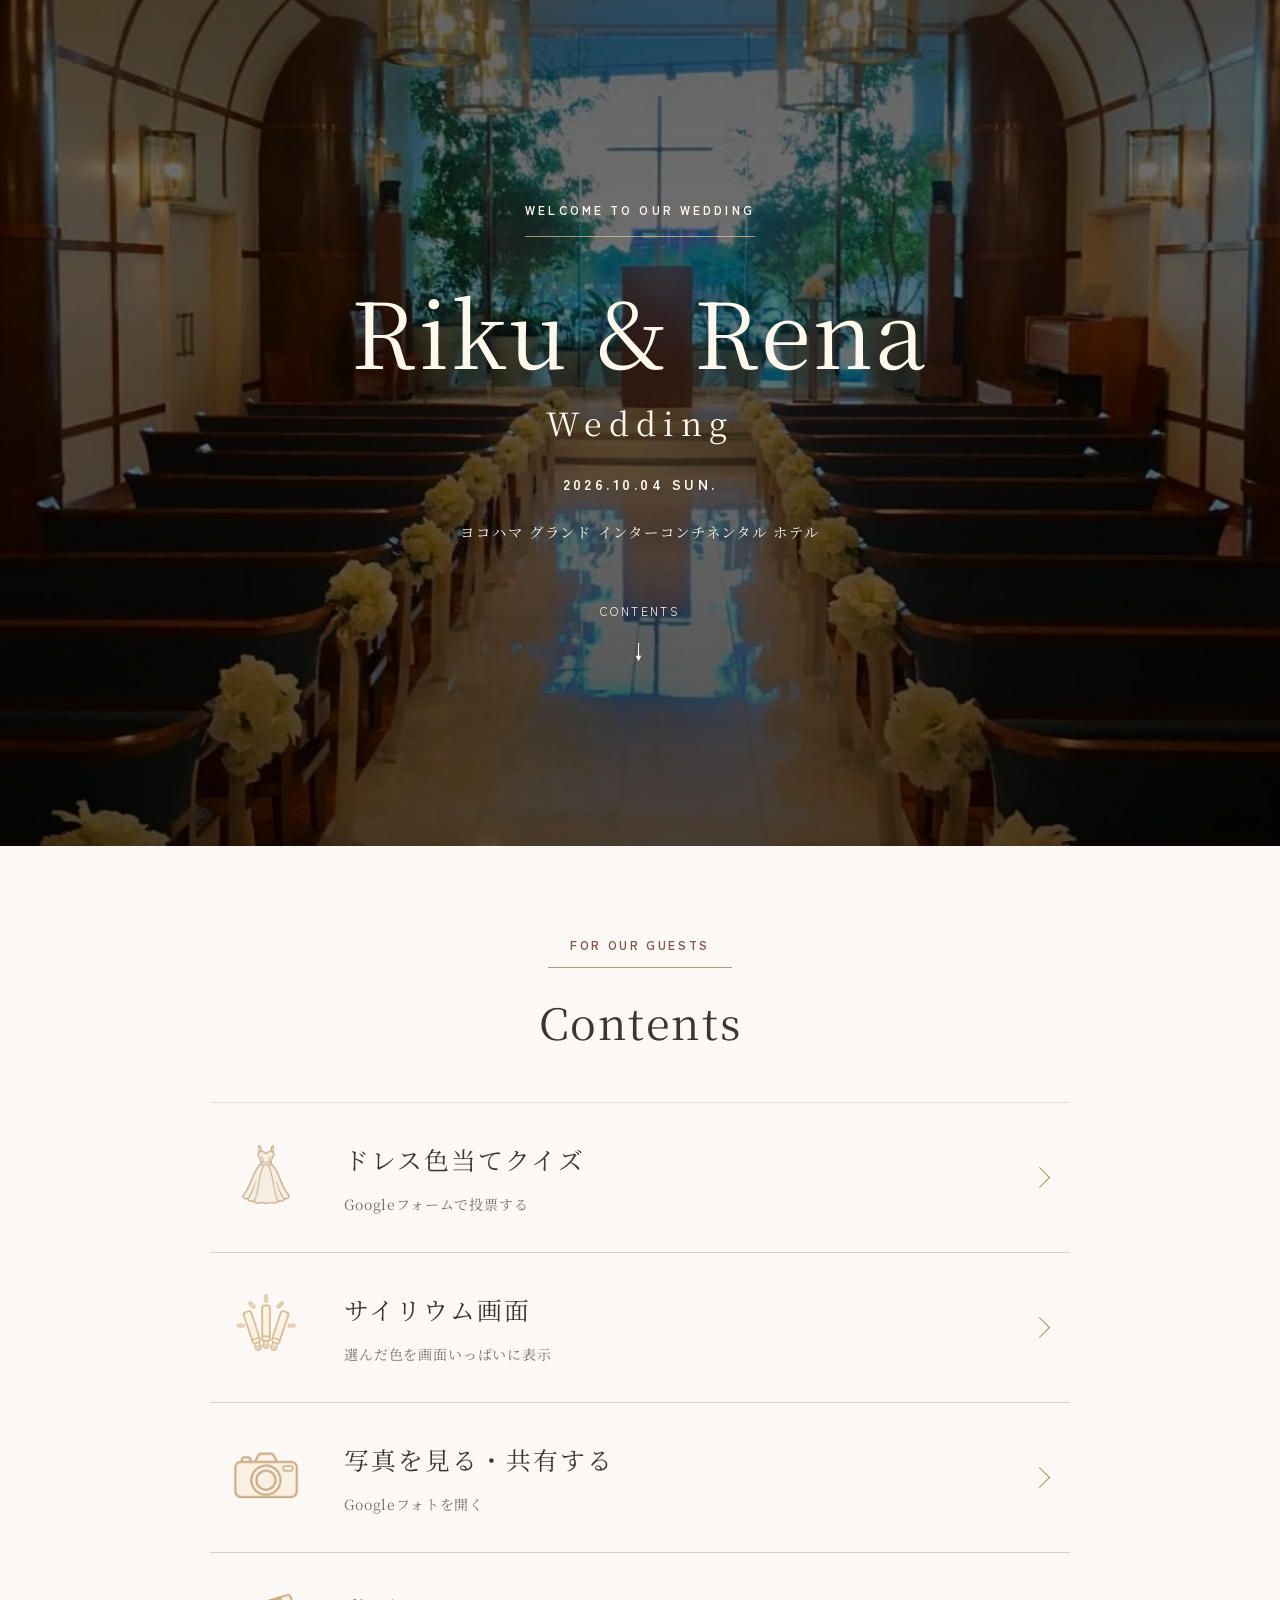
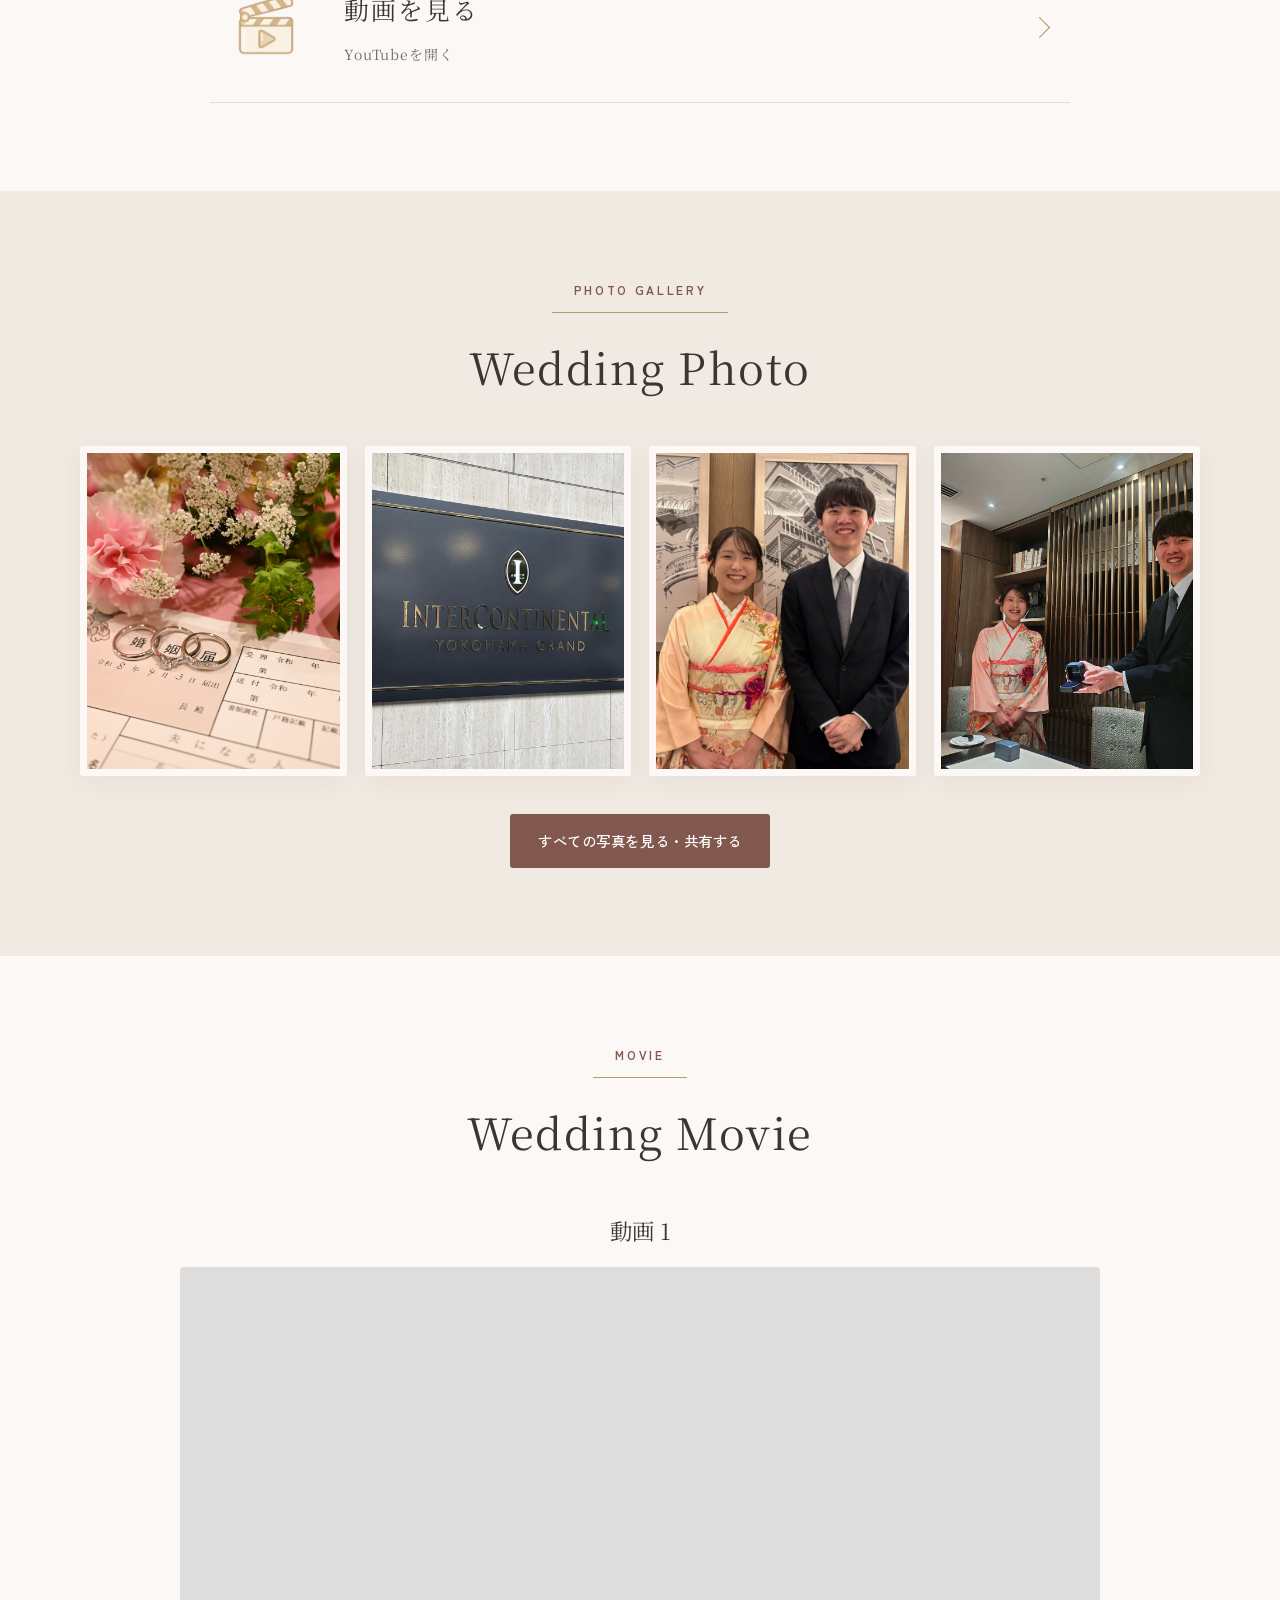
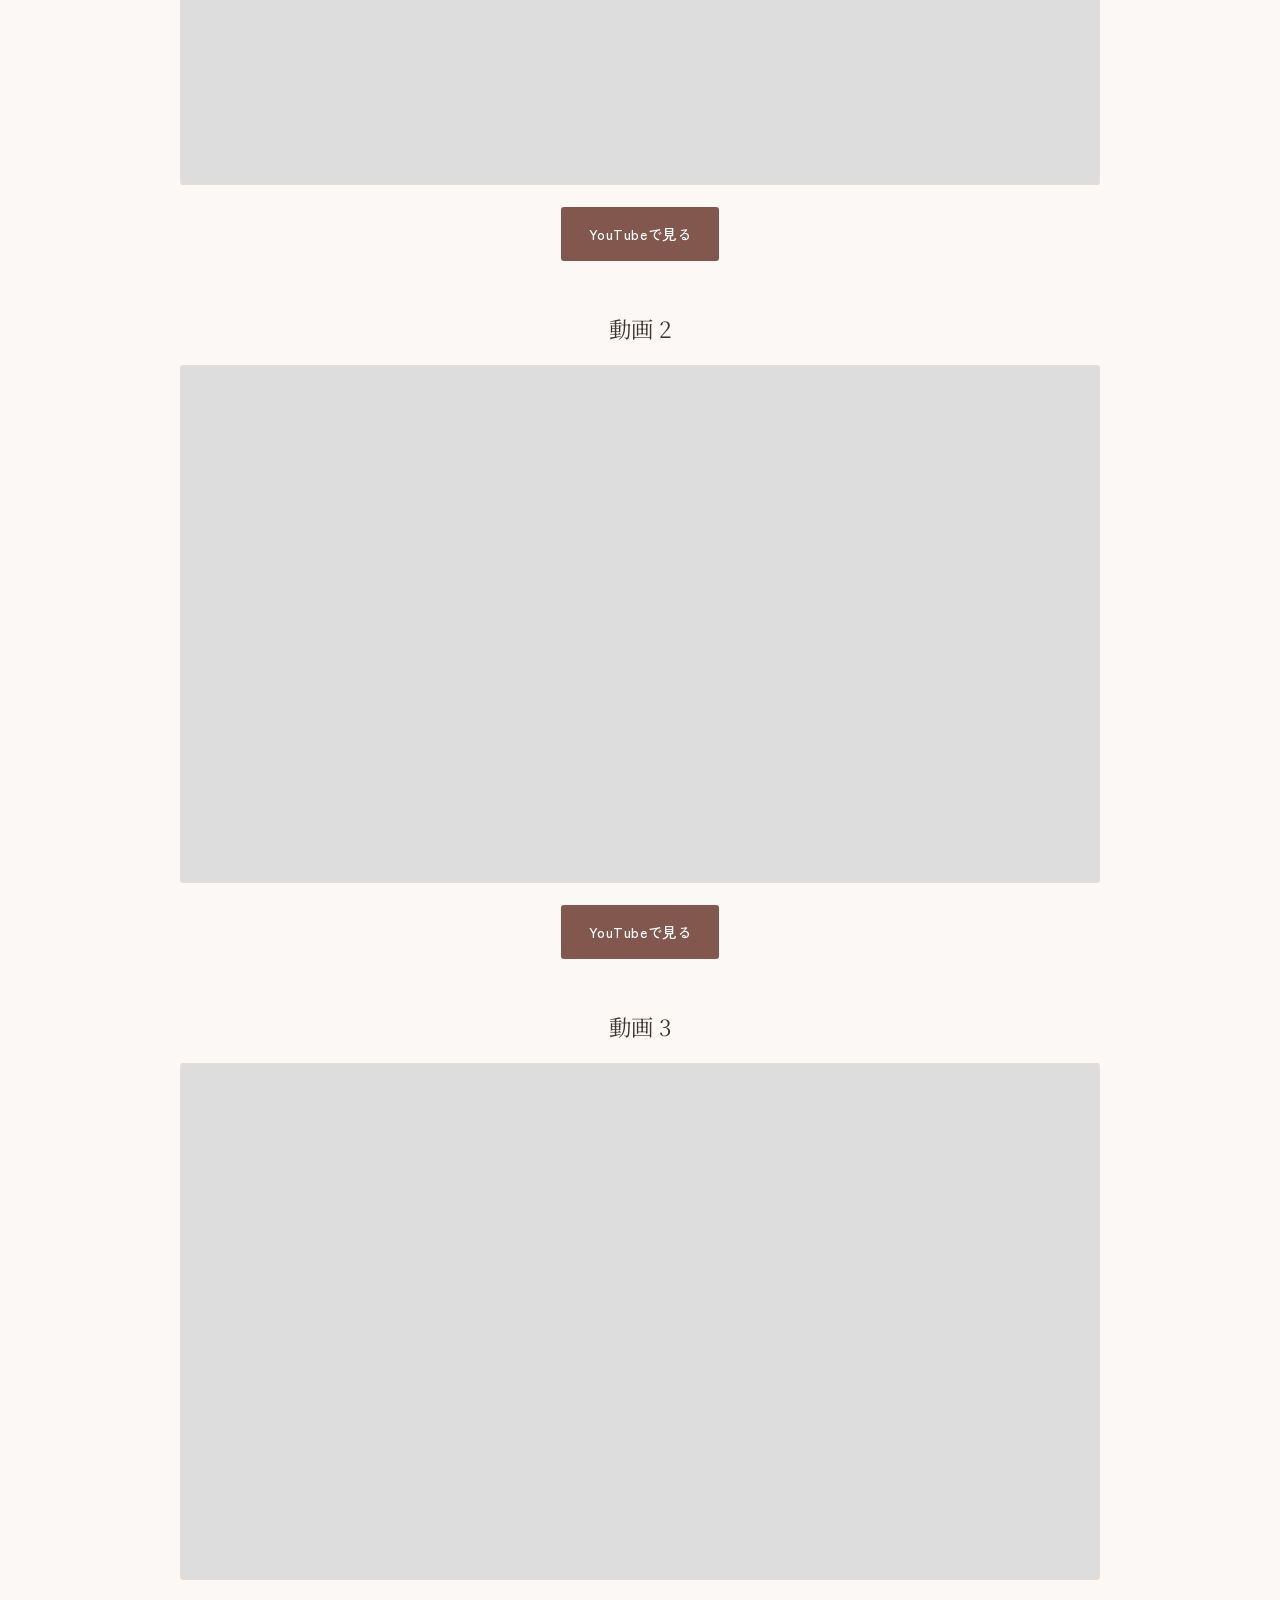
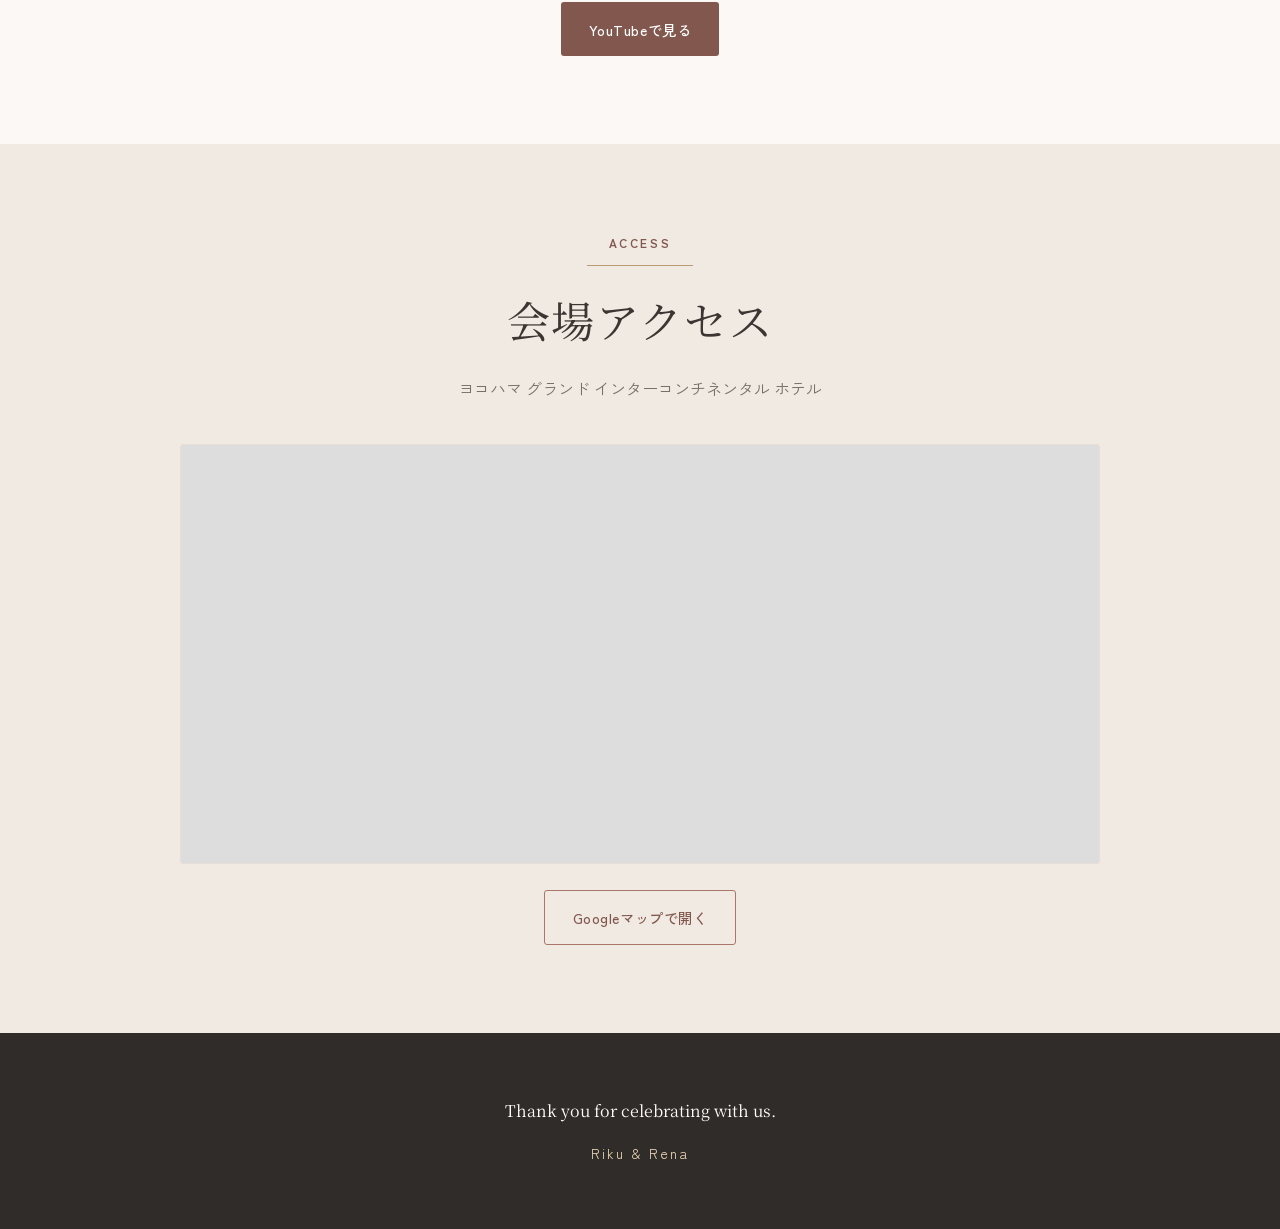
<file: index.html>
<!doctype html>
<html lang="ja">
<head>
  <meta charset="utf-8">
  <meta name="viewport" content="width=device-width,initial-scale=1,viewport-fit=cover">
  <meta name="referrer" content="strict-origin-when-cross-origin">
  <meta name="theme-color" content="#f7f2ee">
  <title>Wedding Day</title>
  <link rel="preconnect" href="https://fonts.googleapis.com">
  <link rel="preconnect" href="https://fonts.gstatic.com" crossorigin>
  <link href="https://fonts.googleapis.com/css2?family=Noto+Serif+JP:wght@400;600&family=Zen+Kaku+Gothic+New:wght@400;500;700&display=swap" rel="stylesheet">
  <link rel="stylesheet" href="style.css">
  <link rel="stylesheet" href="home.css">
</head>
<body class="home-page">
  <header class="hero">
    <div class="hero__backdrop" aria-hidden="true"></div>
    <div class="hero__inner">
      <p class="eyebrow message-dark">WELCOME TO OUR WEDDING</p>
      <h1><span class="hero__names">Riku &amp; Rena</span><span class="hero__title">Wedding</span></h1>
      <p class="date">2026.10.04 SUN.</p>
      <p class="venue message-dark">ヨコハマ グランド インターコンチネンタル ホテル</p>
      <a class="scroll-link" href="#menu">CONTENTS<span aria-hidden="true">↓</span></a>
    </div>
  </header>

  <main>
    <section id="menu" class="section">
      <div class="section-heading">
        <p class="eyebrow">FOR OUR GUESTS</p>
        <h2>Contents</h2>
        <!-- <p>進みたい項目をタップしてください。</p> -->
      </div>

      <div class="menu-grid">
        <a class="menu-card" data-config-link="formUrl" href="#" target="_blank" rel="noopener">
          <span class="menu-icon"><img src="assets/icon-dress.png" alt=""></span>
          <span><strong>ドレス色当てクイズ</strong><small>Googleフォームで投票する</small></span>
        </a>

        <a class="menu-card" href="light.html">
          <span class="menu-icon"><img src="assets/icon-light.png" alt=""></span>
          <span><strong>サイリウム画面</strong><small>選んだ色を画面いっぱいに表示</small></span>
        </a>

        <a class="menu-card" href="#wedding-photo">
          <span class="menu-icon"><img src="assets/icon-photo.png" alt=""></span>
          <span><strong>写真を見る・共有する</strong><small>Googleフォトを開く</small></span>
        </a>

        <a class="menu-card" href="#wedding-movie">
          <span class="menu-icon"><img src="assets/icon-movie.png" alt=""></span>
          <span><strong>動画を見る</strong><small>YouTubeを開く</small></span>
        </a>
      </div>
    </section>

    <section id="wedding-photo" class="section soft">
      <div class="section-heading">
        <p class="eyebrow">PHOTO GALLERY</p>
        <h2>Wedding Photo</h2>
      </div>

      <div class="gallery">
        <figure><img src="assets/photo1.jpg" alt="写真プレビュー1" loading="lazy" decoding="async"></figure>
        <figure><img src="assets/photo2.jpg" alt="写真プレビュー2" loading="lazy" decoding="async"></figure>
        <figure><img src="assets/photo3.jpg" alt="写真プレビュー3" loading="lazy" decoding="async"></figure>
        <figure><img src="assets/photo4.jpg" alt="写真プレビュー4" loading="lazy" decoding="async"></figure>
      </div>

      <div class="center">
        <a class="button" data-config-link="photosUrl" href="#" target="_blank" rel="noopener">すべての写真を見る・共有する</a>
      </div>
    </section>

    <section id="wedding-movie" class="section">
      <div class="section-heading">
        <p class="eyebrow">MOVIE</p>
        <h2>Wedding Movie</h2>
      </div>

      <div class="movie-list" id="youtubeMovies" hidden></div>
      <div class="tmp-coming-soon" id="youtubeComingSoon">
        <h2>Coming Soon...</h2>
      </div>
      <p class="note" id="youtubeNote">※ 動画は結婚式後に公開予定です。</p>
    </section>

    <section class="section soft">
      <div class="section-heading">
        <p class="eyebrow">ACCESS</p>
        <h2>会場アクセス</h2>
        <p>ヨコハマ グランド インターコンチネンタル ホテル</p>
      </div>

      <div class="map-wrap">
        <iframe id="mapFrame" title="会場地図" loading="lazy"
          src="https://www.google.com/maps?q=%E3%83%A8%E3%82%B3%E3%83%8F%E3%83%9E%E3%82%B0%E3%83%A9%E3%83%B3%E3%83%89%E3%82%A4%E3%83%B3%E3%82%BF%E3%83%BC%E3%82%B3%E3%83%B3%E3%83%81%E3%83%8D%E3%83%B3%E3%82%BF%E3%83%AB%E3%83%9B%E3%83%86%E3%83%AB&output=embed"
          referrerpolicy="no-referrer-when-downgrade"></iframe>
      </div>

      <div class="center">
        <a class="button outline" data-config-link="mapUrl" href="#" target="_blank" rel="noopener">Googleマップで開く</a>
      </div>
    </section>
  </main>

  <footer>
    <p>Thank you for celebrating with us.</p>
    <p class="small">Riku &amp; Rena</p>
  </footer>

  <script src="config.js"></script>
  <script src="script.js"></script>
</body>
</html>
</file>
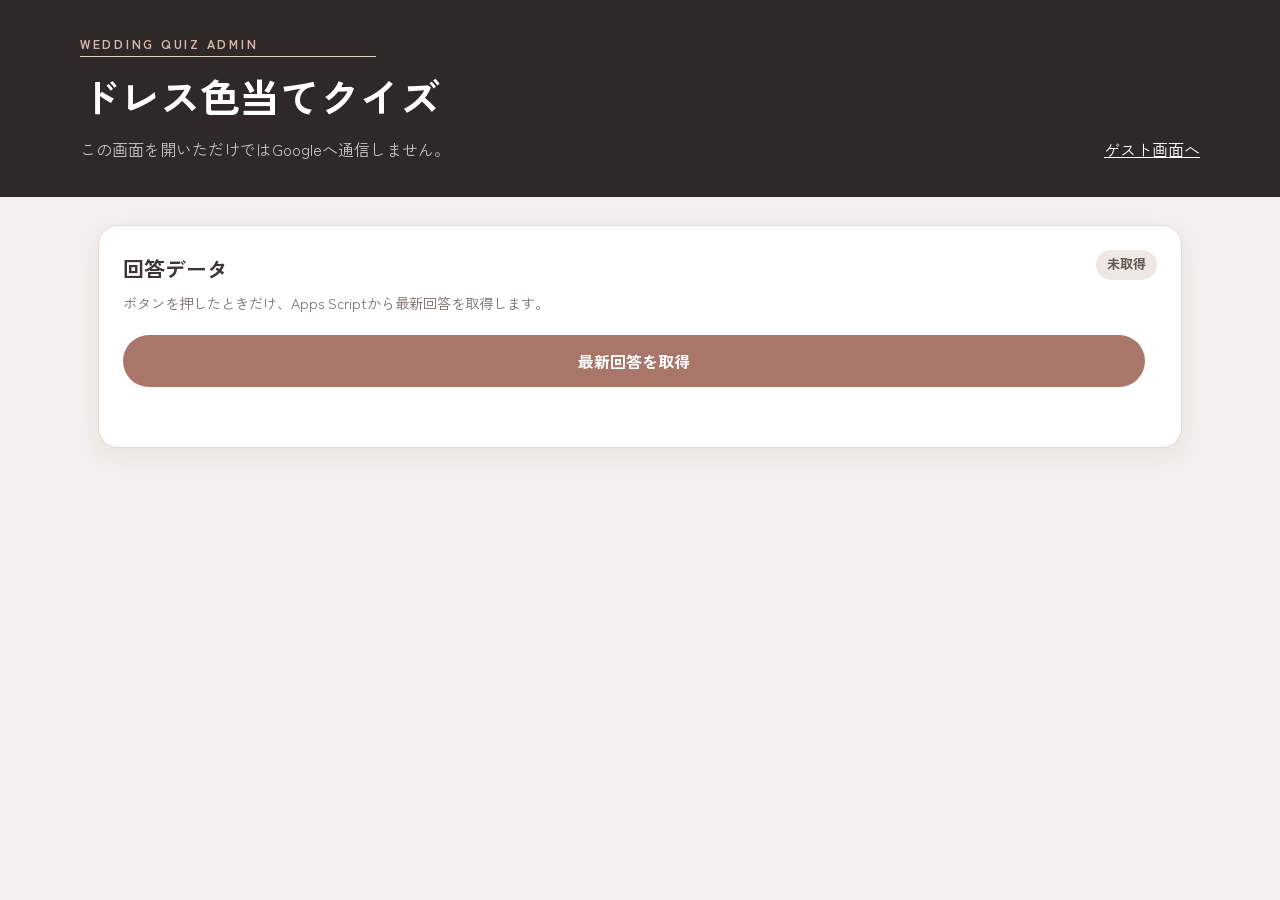
<file: admin.html>
<!doctype html>
<html lang="ja">
<head>
  <meta charset="utf-8">
  <meta name="viewport" content="width=device-width,initial-scale=1,viewport-fit=cover">
  <meta name="robots" content="noindex,nofollow,noarchive">
  <meta name="theme-color" content="#2e2927">
  <title>ドレス色当てクイズ 管理者画面</title>
  <link rel="preconnect" href="https://fonts.googleapis.com">
  <link rel="preconnect" href="https://fonts.gstatic.com" crossorigin>
  <link href="https://fonts.googleapis.com/css2?family=Noto+Serif+JP:wght@400;600&family=Zen+Kaku+Gothic+New:wght@400;500;700&display=swap" rel="stylesheet">
  <link rel="stylesheet" href="style.css">
  <link rel="stylesheet" href="admin.css">
</head>
<body class="admin-page">
  <header class="admin-header">
    <div>
      <p class="eyebrow">WEDDING QUIZ ADMIN</p>
      <h1>ドレス色当てクイズ</h1>
      <p>この画面を開いただけではGoogleへ通信しません。</p>
    </div>
    <a href="index.html">ゲスト画面へ</a>
  </header>

  <main class="admin-main">
    <section class="admin-panel">
      <div class="panel-heading">
        <div>
          <h2>回答データ</h2>
          <p>ボタンを押したときだけ、Apps Scriptから最新回答を取得します。</p>
        </div>
        <span id="dataBadge" class="status-badge">未取得</span>
      </div>
      <div class="fetch-row">
        <button id="fetchButton" class="button" type="button">最新回答を取得</button>
      </div>
      <p id="statusMessage" class="status-message" aria-live="polite"></p>
    </section>

    <section id="dashboard" hidden>
      <div class="summary-grid">
        <article class="summary-card"><span>フォーム回答</span><strong id="rawCount">0</strong></article>
        <article class="summary-card"><span>有効回答</span><strong id="uniqueCount">0</strong></article>
        <article class="summary-card"><span>重複除外</span><strong id="duplicateCount">0</strong></article>
        <article class="summary-card"><span>最終取得</span><strong id="fetchedAt">—</strong></article>
      </div>

      <section class="admin-panel">
        <div class="panel-heading"><div><h2>投票結果</h2><p>同じ「招待側＋名前」の複数回答は、最も新しい回答だけを集計しています。</p></div></div>
        <div id="voteChart" class="vote-chart"></div>
      </section>

      <section class="admin-panel">
        <div class="panel-heading">
          <div><h2>正解色と抽選</h2><p>正解色を選び、新郎側・新婦側それぞれのボタンから1名ずつ抽選します。</p></div>
          <span id="eligibleBadge" class="status-badge">新郎側 0名 / 新婦側 0名</span>
        </div>
        <div id="correctColorButtons" class="correct-colors"></div>
        <div class="draw-controls">
          <button id="drawGroomButton" class="button draw-button" type="button" disabled>新郎側から1名を抽選</button>
          <button id="drawBrideButton" class="button draw-button" type="button" disabled>新婦側から1名を抽選</button>
        </div>
        <div id="drawStage" class="draw-stage" aria-live="polite"><p>正解色を選択してください</p></div>
      </section>

      <section class="admin-panel">
        <div class="panel-heading"><div><h2>回答者一覧</h2><p>同じ「招待側＋名前」は最新の回答のみ表示しています。</p></div></div>
        <div class="table-wrap">
          <table>
            <thead><tr><th>招待側</th><th>名前</th><th>回答</th><th>最終投票時刻</th></tr></thead>
            <tbody id="responseTableBody"></tbody>
          </table>
        </div>
      </section>
    </section>
  </main>
  <script src="config.js"></script>
  <script src="admin.js"></script>
</body>
</html>
</file>
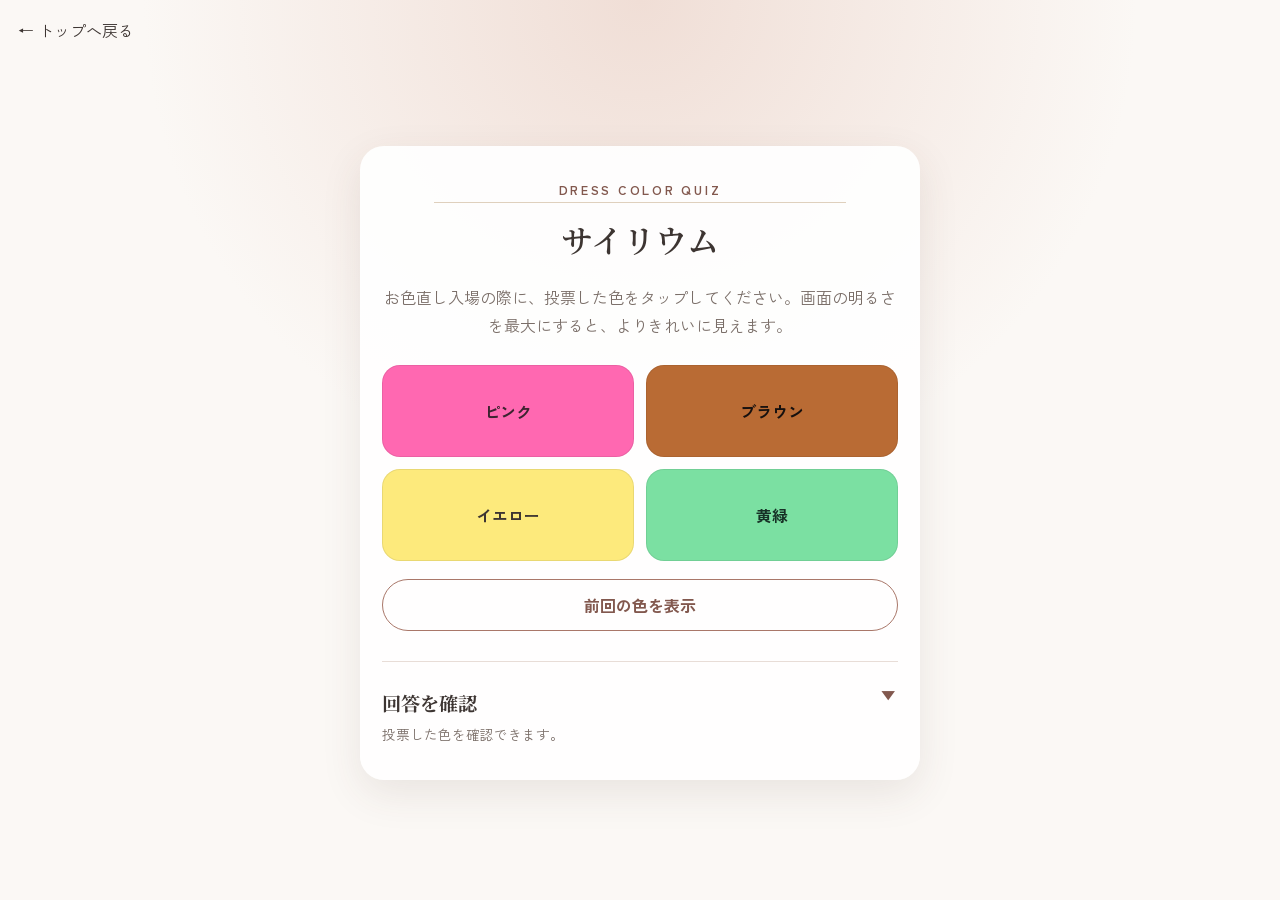
<file: light.html>
<!doctype html>
<html lang="ja">
<head>
  <meta charset="utf-8">
  <meta name="viewport" content="width=device-width,initial-scale=1,viewport-fit=cover">
  <meta name="theme-color" content="#111111">
  <title>サイリウム画面</title>
  <link rel="preconnect" href="https://fonts.googleapis.com">
  <link rel="preconnect" href="https://fonts.gstatic.com" crossorigin>
  <link href="https://fonts.googleapis.com/css2?family=Noto+Serif+JP:wght@400;600&family=Zen+Kaku+Gothic+New:wght@400;500;700&display=swap" rel="stylesheet">
  <link rel="stylesheet" href="style.css">
</head>
<body class="light-page">
  <main class="light-menu" id="lightMenu">
    <a class="back-link" href="index.html">← トップへ戻る</a>
    <div class="light-card">
      <p class="eyebrow">DRESS COLOR QUIZ</p>
      <h1>サイリウム</h1>
      <p>お色直し入場の際に、投票した色をタップしてください。画面の明るさを最大にすると、よりきれいに見えます。</p>

      <div class="color-grid" id="colorGrid"></div>

      <button class="button outline full" id="lastColorButton" hidden>前回の色を表示</button>
      <!-- <p class="light-note">色の画面をタップすると、この選択画面に戻ります。</p> -->

      <section class="my-answer" id="myAnswer" aria-labelledby="myAnswerTitle">
        <button class="my-answer__heading" id="myAnswerToggle" type="button" aria-expanded="false" aria-controls="myAnswerContent">
          <span class="my-answer__heading-copy">
            <span class="my-answer__title" id="myAnswerTitle">回答を確認</span>
            <span class="my-answer__description">投票した色を確認できます。</span>
          </span>
          <span class="my-answer-toggle" aria-hidden="true">▼</span>
        </button>
        <div class="my-answer__content" id="myAnswerContent" hidden>
        <div class="my-answer__fields">
          <label>招待者
            <select id="sideSelect" disabled>
              <option value="">選択してください</option>
              <option value="新郎">新郎</option>
              <option value="新婦">新婦</option>
            </select>
          </label>
          <label>名前
            <select id="nameSelect" disabled>
              <option value="">先に招待者を選択してください</option>
            </select>
          </label>
        </div>
        <p id="answerStatus" class="answer-status" aria-live="polite">回答データを取得しています。</p>
        <div id="myAnswerResult" class="my-answer__result" hidden></div>
        <button class="button outline update-button" id="refreshAnswersButtonSecondary" type="button">更新</button>
        </div>
      </section>
    </div>
  </main>

  <section class="color-screen" id="colorScreen" hidden role="button" tabindex="0" aria-label="タップして色選択へ戻る">
    <div class="color-screen__hint">画面をタップして戻る</div>
  </section>

  <script src="config.js"></script>
  <script src="light.js"></script>
</body>
</html>
</file>
<file: style.css>
:root {
  --bg: #fbf8f5;
  --paper: #ffffff;
  --ink: #3d3532;
  --muted: #7a6e68;
  --accent: #a97769;
  --accent-dark: #82584e;
  --message-dark: #5b4a45;
  --line: #e8ddd7;
  --soft: #f4ece7;
  --shadow: 0 14px 40px rgba(83, 62, 53, .10);
}

* { box-sizing: border-box; }
html { scroll-behavior: smooth; }
body {
  margin: 0;
  color: var(--ink);
  background: var(--bg);
  font-family: "Zen Kaku Gothic New", system-ui, sans-serif;
  line-height: 1.75;
}
a { color: inherit; }
img { display: block; width: 100%; }

.hero {
  min-height: 90svh;
  display: grid;
  place-items: center;
  text-align: center;
  padding: 0px 24px;
  background:
    linear-gradient(rgba(251,248,245,.75), rgba(251,248,245,.92)),
    radial-gradient(circle at 20% 20%, #e9d5cc 0, transparent 36%),
    radial-gradient(circle at 80% 70%, #d8e0dc 0, transparent 38%);

  background: url("assets/background.jpg") center/cover no-repeat;
}
.hero__inner { max-width: 720px; }
.hero h1, .section h2, .light-card h1 {
  font-family: "Noto Serif JP", serif;
  font-weight: 600;
}
.hero h1 {
  margin: 10px 0 12px;
  font-size: clamp(2.8rem, 12vw, 5.6rem);
  letter-spacing: .06em;
}
.eyebrow {
  width: 80%;
  margin: 0 auto;
  color: var(--accent-dark);
  font-size: .78rem;
  font-weight: 700;
  letter-spacing: .22em;
  border-bottom: 1px solid #dfd0bd;
}
.date { margin: 0; letter-spacing: .2em; font-weight: 700; }
.venue {
  max-width: 34rem;
  margin: 22px auto 32px;
  color: var(--message-dark);
  font-family: "Noto Serif JP", serif;
  font-size: clamp(.9rem, 2.2vw, 1.05rem);
  font-weight: 400;
  line-height: 1.9;
  letter-spacing: .12em;
}
.scroll-link { text-decoration: none; font-size: .92rem; }

.section {
  padding: 76px 20px;
}
.section.soft { background: var(--soft); }
.section-heading {
  max-width: 720px;
  margin: 0 auto 34px;
  text-align: center;
}
.section-heading h2 {
  margin: 8px 0 12px;
  font-size: clamp(1.8rem, 7vw, 2.7rem);
}
.section-heading p:last-child { margin-bottom: 0; color: var(--muted); }

.menu-grid {
  max-width: 820px;
  margin: 0 auto;
  display: grid;
  grid-template-columns: 1fr;
}
.menu-card {
  min-height: 180px;
  display: grid;
  grid-template-columns: 84px minmax(0, 1fr) 18px;
  align-items: center;
  gap: 38px;
  padding: 32px 28px;
  border: 0;
  border-bottom: 1px solid #dfd0bd;
  border-radius: 0;
  background: transparent;
  text-decoration: none;
  transition: background-color .18s ease, transform .18s ease;
}
.menu-card::after {
  width: 14px;
  height: 14px;
  border-right: 1.5px solid #ae8b59;
  border-bottom: 1.5px solid #ae8b59;
  content: "";
  transform: rotate(-45deg);
}
.menu-card:hover {
  background: rgba(255, 255, 255, .42);
  transform: translateX(4px);
}
.menu-card:active { transform: scale(.98); }
.menu-card:last-child { border-bottom: 0; }
.menu-card.featured { border-color: #c9a69b; }
.menu-icon {
  display: grid;
  width: 84px;
  height: 84px;
  align-self: center;
  place-items: center;
  overflow: hidden;
}
.menu-icon img {
  display: block;
  width: auto;
  height: auto;
  max-width: 100%;
  max-height: 100%;
  margin: auto;
  transform: translateY(-3px);
}
.menu-card strong {
  display: block;
  font-family: "Noto Serif JP", serif;
  font-size: clamp(1.35rem, 3vw, 1.8rem);
  font-weight: 400;
  letter-spacing: .08em;
}
.menu-card small {
  display: block;
  margin-top: 10px;
  color: var(--muted);
  font-family: "Noto Serif JP", serif;
  font-size: clamp(.9rem, 2vw, 1.05rem);
  letter-spacing: .06em;
}

.gallery {
  max-width: 920px;
  margin: 0 auto 30px;
  display: grid;
  grid-template-columns: repeat(2, minmax(0,1fr));
  gap: 12px;
}
.gallery figure { margin: 0; overflow: hidden; border-radius: 18px; background: #ddd; }
.gallery img { aspect-ratio: 4/3; object-fit: cover; }

.center { text-align: center; }
.button {
  display: inline-flex;
  justify-content: center;
  align-items: center;
  min-height: 52px;
  padding: 0 24px;
  border: 0;
  border-radius: 999px;
  color: white;
  background: var(--accent);
  font: inherit;
  font-weight: 700;
  text-decoration: none;
  cursor: pointer;
}
.button.outline { color: var(--accent-dark); background: transparent; border: 1px solid var(--accent); }
.button.full { width: 100%; }

.video-wrap, .map-wrap {
  max-width: 920px;
  margin: 0 auto;
  overflow: hidden;
  border-radius: 22px;
  background: #ddd;
  box-shadow: var(--shadow);
}
.video-wrap { aspect-ratio: 16/9; }
#youtubeLinkWrap { margin-top: 22px; }
.map-wrap { height: 420px; margin-bottom: 26px; }
.video-wrap iframe, .map-wrap iframe { width: 100%; height: 100%; border: 0; }
.note { color: var(--muted); text-align: center; font-size: .86rem; }
.tmp-coming-soon { text-align: center; }
code { background: #eee4de; padding: 2px 6px; border-radius: 5px; }

footer {
  padding: 44px 20px 54px;
  text-align: center;
  background: #413936;
  color: #fff;
}
footer p { margin: 0; }
footer .small { opacity: .7; font-size: .86rem; margin-top: 6px; }

.light-page { min-height: 100svh; }
.light-menu {
  min-height: 100svh;
  display: grid;
  place-items: center;
  padding: max(50px, env(safe-area-inset-top)) 18px max(24px, env(safe-area-inset-bottom));
  background:
    radial-gradient(circle at top, #f0ded6 0, transparent 45%),
    var(--bg);
}
.back-link {
  position: fixed;
  left: 18px;
  top: max(16px, env(safe-area-inset-top));
  text-decoration: none;
  z-index: 2;
}
.light-card {
  width: min(100%, 560px);
  padding: 34px 22px;
  border-radius: 24px;
  background: rgba(255,255,255,.92);
  box-shadow: var(--shadow);
  text-align: center;
}
.light-card h1 { margin: 8px 0 12px; }
.light-card > p:not(.eyebrow) { color: var(--muted); }
.color-grid {
  display: grid;
  grid-template-columns: repeat(2, minmax(0,1fr));
  gap: 12px;
  margin: 26px 0 18px;
}
.color-button {
  min-height: 92px;
  border: 0;
  border-radius: 18px;
  font: inherit;
  font-weight: 700;
  box-shadow: inset 0 0 0 1px rgba(0,0,0,.08);
  cursor: pointer;
}
.light-note { font-size: .86rem; margin-bottom: 0; }
.my-answer { margin-top: 30px; padding-top: 24px; border-top: 1px solid var(--line); text-align: left; }
.my-answer__heading {
  display: flex;
  width: 100%;
  align-items: start;
  justify-content: space-between;
  gap: 14px;
  padding: 0;
  border: 0;
  color: inherit;
  background: transparent;
  font: inherit;
  text-align: left;
  cursor: pointer;
}
.my-answer__heading-copy { display: grid; gap: 4px; }
.my-answer__title { font-family: "Noto Serif JP", serif; font-size: 1.2rem; font-weight: 700; }
.my-answer__description { color: var(--muted); font-size: .85rem; line-height: 1.6; }
.my-answer-toggle {
  display: block;
  min-width: 1.2em;
  padding: 2px 0 0;
  color: var(--accent-dark);
  font-size: .9rem;
  line-height: 1;
}
.my-answer__heading[aria-expanded="true"] .my-answer-toggle { transform: none; }
.my-answer__heading[aria-expanded="true"] .my-answer-toggle { font-size: 0; }
.my-answer__heading[aria-expanded="true"] .my-answer-toggle::after { content: "▲"; font-size: .9rem; }
.my-answer__content { margin-top: 18px; }
.update-button { min-height: 40px; margin-top: 16px; padding: 0 16px; }
.my-answer__fields { display: grid; grid-template-columns: repeat(2, minmax(0, 1fr)); gap: 12px; margin-top: 18px; }
.my-answer label { display: grid; gap: 5px; font-size: .85rem; font-weight: 700; }
.my-answer select { width: 100%; min-height: 46px; padding: 8px 10px; border: 1px solid var(--line); border-radius: 10px; color: var(--ink); background: #fff; font: inherit; }
.my-answer select:disabled, .update-button:disabled { opacity: .55; }
.answer-status { min-height: 1.75em; margin: 14px 0 0; color: var(--muted); font-size: .85rem; }
.answer-status.success { color: #216442; }
.answer-status.error { color: #a22424; }
.my-answer__result { margin-top: 12px; padding: 16px; border-radius: 14px; background: var(--soft); text-align: center; }
.my-answer__result p { margin: 0 0 8px; color: var(--muted); font-size: .82rem; }
.my-answer__result strong { display: inline-block; min-width: 130px; padding: 7px 16px; border-radius: 999px; font-size: 1.15rem; }
.my-answer__result .my-answer__loading { color: var(--muted); background: #fff; }

.color-screen {
  position: fixed;
  inset: 0;
  z-index: 10;
  display: grid;
  place-items: end center;
  cursor: pointer;
  padding: 0 16px max(18px, env(safe-area-inset-bottom));
}
.light-menu[hidden],
.color-screen[hidden] {
  display: none;
}
.color-screen__hint {
  padding: 8px 14px;
  border-radius: 999px;
  color: white;
  background: rgba(0,0,0,.35);
  font-size: .82rem;
  opacity: .72;
}

.message-dark { color: var(--message-dark); }

@media (max-width: 640px) {
  .menu-grid { grid-template-columns: 1fr; }
  .menu-card {
    min-height: 132px;
    grid-template-columns: 54px minmax(0, 1fr) 12px;
    gap: 18px;
    padding: 24px 8px;
  }
  .menu-icon { width: 54px; height: 54px; }
  .menu-card::after { width: 10px; height: 10px; }
  .section { padding: 62px 16px; }
  .map-wrap { height: 360px; }
  .my-answer__fields { grid-template-columns: 1fr; }
}
</file>
<file: home.css>
/* 背景写真の差し替え設定。画像はこのCSSからの相対パスです。
   position: 写真の見せたい位置（横 縦）。スマートフォンは個別調整できます。
   shade: 黒い幕の濃さ（0〜1）。明るい写真では大きくしてください。
   写真なし: --hero-image: none; 暗い無地の背景で表示します。 */
.home-page {
  --hero-image: url("assets/background.jpg");
  --hero-position: 50% 50%;
  --hero-position-mobile: 50% 50%;
  --hero-shade: .52;
  --hero-fallback: #302c29;
  --home-gold: #b89b70;
  --home-paper: #fbf8f5;
}

.home-page .hero {
  position: relative;
  isolation: isolate;
  overflow: hidden;
  min-height: 94svh;
  padding: 80px 24px 46px;
  background: var(--hero-fallback);
  color: #fff8ed;
}
.hero__backdrop {
  position: absolute;
  inset: 0;
  z-index: -2;
  background-image: var(--hero-image);
  background-position: var(--hero-position);
  background-size: cover;
  background-repeat: no-repeat;
  animation: hero-photo 6s ease-out both;
}
.home-page .hero::before {
  content: "";
  position: absolute;
  inset: 0;
  z-index: -1;
  background: linear-gradient(180deg, rgb(0 0 0 / .12), transparent 35%, rgb(0 0 0 / .3)),
    rgb(0 0 0 / var(--hero-shade));
  pointer-events: none;
}
.home-page .hero__inner { width: 100%; max-width: 900px; }
.home-page .hero .eyebrow {
  width: fit-content;
  max-width: 100%;
  padding-bottom: 16px;
  border-color: rgb(239 213 171 / .65);
  color: #fff8ed;
  font-size: .75rem;
  letter-spacing: .26em;
}
.home-page .hero h1 { margin: 34px 0 28px; font-weight: 400; line-height: 1.3; }
.hero__names { display: block; font-size: clamp(2.5rem, 9vw, 5.7rem); letter-spacing: .025em; }
.hero__title { display: block; margin-top: 12px; font-size: clamp(1.3rem, 4vw, 2rem); letter-spacing: .22em; }
.home-page .hero .date { font-size: .9rem; letter-spacing: .24em; }
.home-page .hero .venue { color: #fff8ed; font-size: .9rem; max-width: 29rem; margin: 22px auto 42px; }
.home-page .scroll-link { display: inline-flex; flex-direction: column; align-items: center; gap: 12px; padding: 12px 22px; font-size: .75rem; letter-spacing: .2em; }
.home-page .scroll-link span { font-size: 1.3rem; }
.hero__inner > .eyebrow { animation: hero-copy .8s .1s both; }
.hero__inner > h1 { animation: hero-copy 1s .25s both; }
.hero__inner > .date { animation: hero-copy .8s .5s both; }
.hero__inner > .venue { animation: hero-copy .8s .65s both; }
.hero__inner > .scroll-link { animation: hero-copy .8s .7s both; }

.home-page .section { padding: 88px 24px; }
.home-page .section.soft { background: #f1eae3; }
.home-page .section-heading { margin-bottom: 42px; }
.home-page .section-heading .eyebrow { width: fit-content; padding: 0 22px 12px; border-color: var(--home-gold); font-size: .75rem; }
.home-page .section-heading h2 { margin-top: 16px; font-weight: 400; letter-spacing: .035em; }
.home-page .menu-grid { max-width: 860px; border-top: 1px solid var(--line); }
.home-page .menu-card { min-height: 150px; gap: 30px; padding: 28px 20px; }
.home-page .menu-card strong { font-size: clamp(1.1rem, 2.5vw, 1.55rem); }
.home-page .menu-card small { font-size: .875rem; }
.home-page .menu-card:last-child { border-bottom: 1px solid var(--line); }
.home-page .menu-icon { width: 72px; height: 72px; }
.home-page .gallery { max-width: 1120px; gap: 18px; margin-bottom: 38px; }
.home-page .gallery figure { border-radius: 3px; padding: 7px; background: var(--home-paper); box-shadow: 0 6px 24px rgb(61 53 50 / .06); }
.home-page .gallery img { aspect-ratio: 4 / 5; object-fit: cover; }
.home-page .button { min-height: 54px; padding: 14px 28px; border-radius: 3px; background: #82584e; font-size: .9rem; font-weight: 500; letter-spacing: .04em; transition: background-color .2s, transform .2s; }
.home-page .button:hover { background: #69463e; transform: translateY(-2px); }
.home-page .button.outline { background: transparent; color: #82584e; }
.home-page .button.outline:hover { background: #e8ddd7; }
.home-page a:focus-visible { outline: 3px solid var(--home-gold); outline-offset: 6px; }
.home-page .video-wrap, .home-page .map-wrap { border-radius: 3px; box-shadow: none; border: 1px solid var(--line); }
.home-page .movie-list { display: grid; max-width: 920px; margin: 0 auto; gap: 48px; }
.home-page .movie-list[hidden] { display: none; }
.home-page .movie-card { min-width: 0; }
.home-page .movie-card h3 {
  margin: 0 0 18px;
  font-family: "Noto Serif JP", serif;
  font-size: clamp(1.1rem, 3vw, 1.4rem);
  font-weight: 400;
  line-height: 1.7;
  text-align: center;
  overflow-wrap: anywhere;
}
.home-page .movie-card .video-wrap { width: 100%; min-height: 200px; }
.home-page .movie-link-wrap { margin-top: 22px; }
.home-page .tmp-coming-soon { max-width: 920px; margin: auto; padding: 65px 24px; border: 1px solid var(--line); background: linear-gradient(135deg, #f4ece7, #fbf8f5); }
.home-page .tmp-coming-soon h2 { font-size: clamp(1.5rem, 5vw, 2.3rem); font-weight: 400; letter-spacing: .06em; }
.home-page footer { padding: 64px 24px; background: #302c29; }
.home-page footer p:first-child { font-family: "Noto Serif JP", serif; }
.home-page footer .small { margin-top: 16px; letter-spacing: .15em; color: #ecd7b6; opacity: 1; }
.home-page .reveal-visible { animation: section-enter .7s ease-out both; }
@keyframes hero-photo { from { transform: scale(1); } to { transform: scale(1.045); } }
@keyframes hero-copy { from { opacity: 0; transform: translateY(12px); } to { opacity: 1; transform: none; } }
@keyframes section-enter { from { opacity: 0; transform: translateY(18px); } to { opacity: 1; transform: none; } }
@media (min-width: 960px) { .home-page .gallery { grid-template-columns: repeat(4, minmax(0, 1fr)); } }
@media (max-width: 640px) {
  .hero__backdrop { background-position: var(--hero-position-mobile); }
  .home-page .hero { padding: 70px 20px 30px; }
  .home-page .hero .venue { max-width: 20rem; font-size: .875rem; letter-spacing: .06em; }
  .home-page .section { padding: 62px 20px; }
  .home-page .menu-card { min-height: 128px; grid-template-columns: 52px minmax(0, 1fr) 10px; padding: 24px 0; gap: 16px; }
  .home-page .menu-icon { width: 52px; height: 52px; }
  .home-page .menu-card strong { letter-spacing: .02em; }
  .home-page .menu-card small { letter-spacing: 0; }
  .home-page .gallery { gap: 12px; }
}
@media (prefers-reduced-motion: reduce) {
  html { scroll-behavior: auto; }
  .home-page *, .home-page *::before, .home-page *::after { animation: none !important; transition: none !important; }
  .home-page .menu-card:hover, .home-page .button:hover { transform: none; }
}
</file>
<file: admin.css>
.admin-page{min-height:100svh;background:#f3efec}.admin-header{display:flex;justify-content:space-between;align-items:end;gap:24px;padding:34px max(20px,calc((100vw - 1120px)/2));background:#2e2927;color:#fff}.admin-header .eyebrow{color:#d8b9ae}.admin-header h1{margin:4px 0;font-size:clamp(1.7rem,5vw,2.5rem)}.admin-header p{margin:0;color:rgba(255,255,255,.72)}.admin-header a{white-space:nowrap}.admin-main{max-width:1120px;margin:0 auto;padding:28px 18px 70px}.admin-panel{margin-bottom:22px;padding:24px;border:1px solid #e2d9d4;border-radius:20px;background:#fff;box-shadow:0 8px 26px rgba(56,44,39,.06)}.panel-heading{display:flex;justify-content:space-between;align-items:start;gap:18px;margin-bottom:20px}.panel-heading h2{margin:0 0 4px;font-size:1.3rem}.panel-heading p{margin:0;color:var(--muted);font-size:.9rem}.status-badge{flex:0 0 auto;display:inline-flex;align-items:center;min-height:30px;padding:3px 11px;border-radius:999px;background:#eee8e4;color:#625650;font-size:.82rem;font-weight:700}.status-badge.success{background:#e0f1e8;color:#23633e}.status-badge.warning{background:#fff0ce;color:#7a5700}.fetch-row{display:grid;grid-template-columns:minmax(220px,1fr) auto;gap:12px;align-items:end}.fetch-row label,.draw-controls label{display:grid;gap:6px;font-size:.86rem;font-weight:700}input,select{min-height:48px;padding:8px 12px;border:1px solid #cfc3bd;border-radius:12px;background:#fff;color:var(--ink)}input:focus,select:focus{outline:3px solid rgba(169,119,105,.18);border-color:var(--accent)}.status-message{min-height:1.5em;margin:12px 0 0;color:var(--muted)}.status-message.error{color:#a22424}.status-message.success{color:#216442}.backup-actions{display:flex;flex-wrap:wrap;gap:8px;margin-top:15px}.small-button{display:inline-flex;justify-content:center;align-items:center;min-height:38px;padding:5px 13px;border:1px solid #cfc3bd;border-radius:999px;background:#fff;color:var(--ink);font-weight:700;cursor:pointer}.small-button:disabled{opacity:.4;cursor:not-allowed}.danger-text{color:#9b2727}.file-button input{display:none}.summary-grid{display:grid;grid-template-columns:repeat(4,minmax(0,1fr));gap:12px;margin:22px 0}.summary-card{padding:18px;border-radius:17px;background:#2e2927;color:#fff}.summary-card span{display:block;color:rgba(255,255,255,.65);font-size:.82rem}.summary-card strong{display:block;margin-top:4px;font-size:clamp(1.25rem,3vw,2rem)}.vote-chart{display:grid;gap:16px}.vote-row{display:grid;grid-template-columns:90px 1fr 54px;gap:12px;align-items:center}.vote-label{font-weight:700}.vote-track{height:24px;overflow:hidden;border-radius:999px;background:#eee8e4}.vote-bar{min-width:0;height:100%;border-radius:inherit;transition:width .35s ease}.vote-number{text-align:right;font-weight:700}.correct-colors{display:flex;flex-wrap:wrap;gap:10px}.correct-color-button{min-width:112px;min-height:50px;padding:7px 18px;border:3px solid transparent;border-radius:999px;font-weight:800;cursor:pointer}.correct-color-button.selected{outline:3px solid #2e2927;outline-offset:2px}.draw-controls{display:flex;align-items:end;flex-wrap:wrap;gap:10px;margin:22px 0}.draw-controls select{min-width:90px}.draw-button{min-width:160px}.draw-stage{min-height:150px;display:grid;place-items:center;padding:24px;border:2px dashed #cfc3bd;border-radius:19px;background:#faf7f5;text-align:center}.draw-stage p{margin:0;color:var(--muted)}.draw-stage .rolling-name{font-size:clamp(1.8rem,7vw,3.6rem);font-weight:800}.draw-stage .winner-title{margin-bottom:6px;color:var(--accent-dark);font-size:.9rem;font-weight:800;letter-spacing:.15em}.draw-stage .winner-name{font-size:clamp(2rem,8vw,4rem);font-weight:800;line-height:1.25}.winner-history{padding-left:1.5rem}.winner-history li{margin:6px 0}.table-wrap{overflow-x:auto}table{width:100%;min-width:680px;border-collapse:collapse}th,td{padding:11px 10px;border-bottom:1px solid #ece5e1;text-align:left}th{font-size:.8rem;color:var(--muted)}td{font-size:.9rem}.target-check{width:20px;height:20px;min-height:0;accent-color:var(--accent)}@media(max-width:760px){.admin-header{align-items:start;flex-direction:column;padding:26px 18px}.admin-header a{align-self:flex-end}.admin-panel{padding:19px 15px}.fetch-row{grid-template-columns:1fr}.summary-grid{grid-template-columns:repeat(2,minmax(0,1fr))}.panel-heading{flex-direction:column}.vote-row{grid-template-columns:72px 1fr 42px;gap:8px}}
</file>
